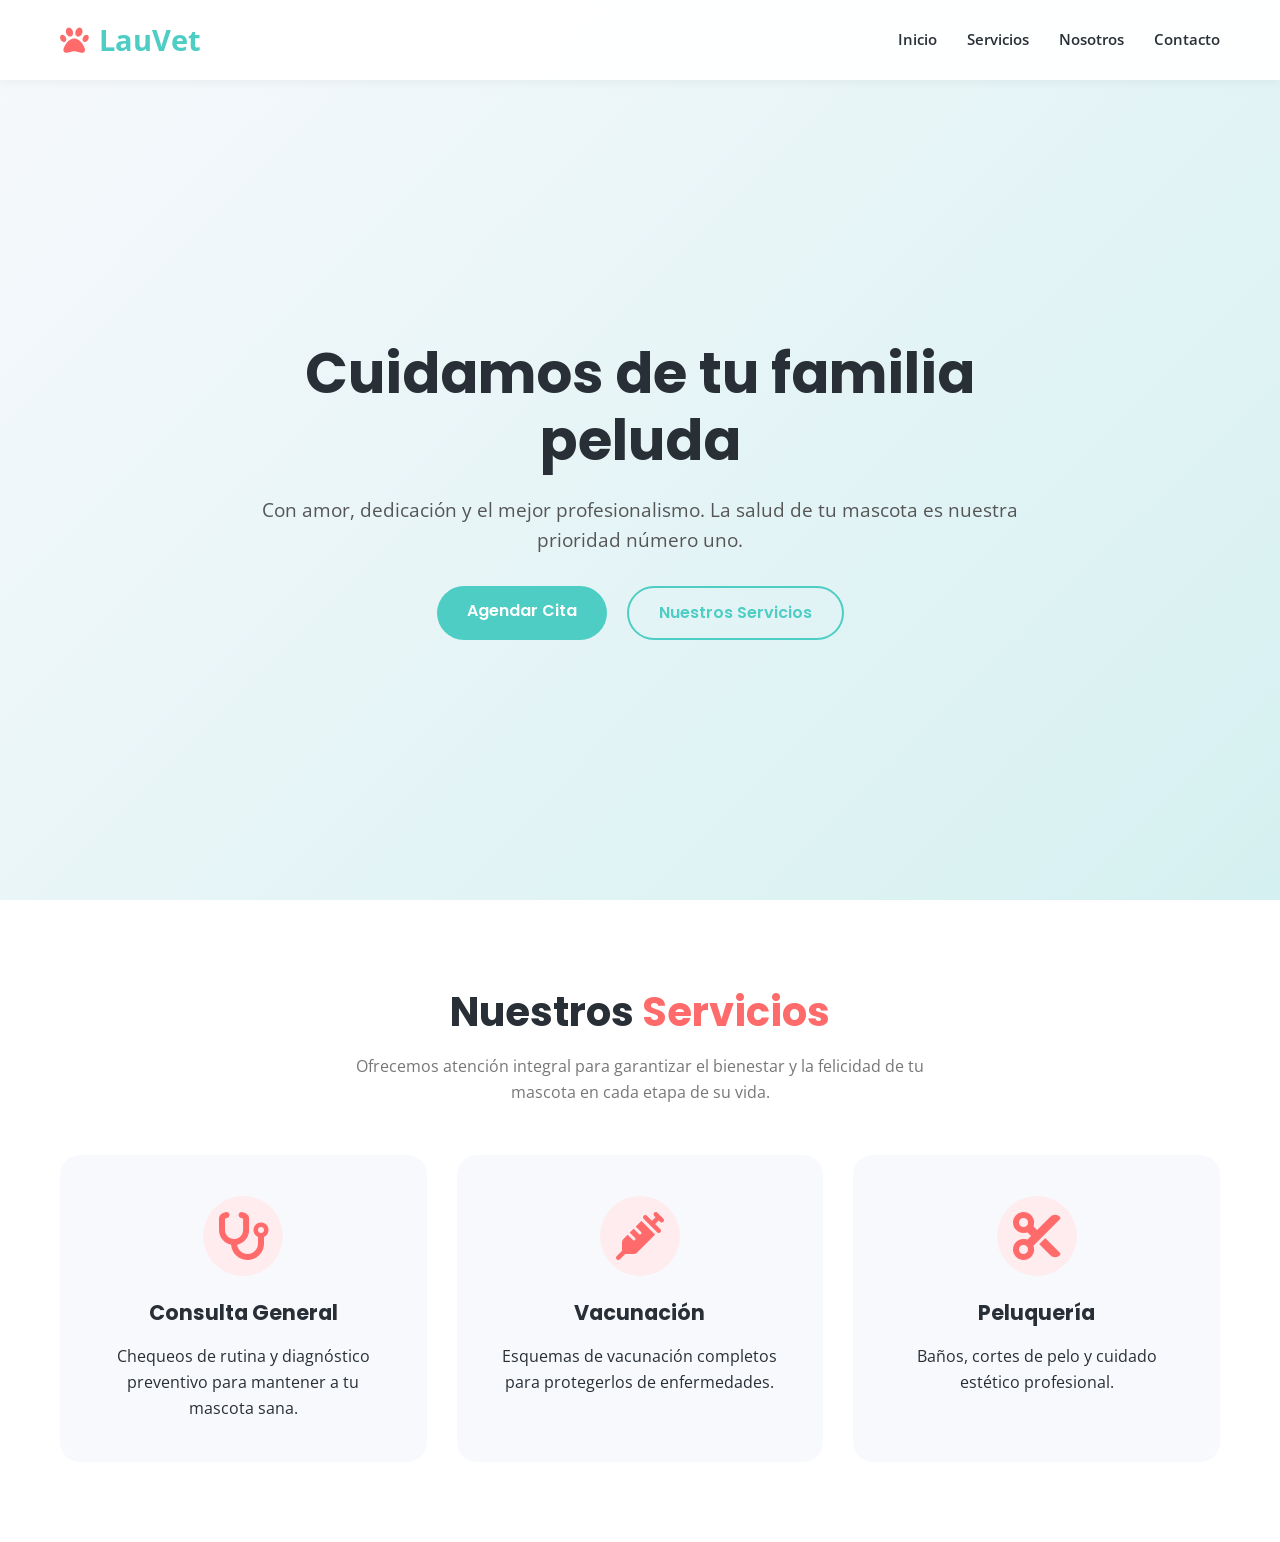
<file: BlackBox AI/index.html>
<!DOCTYPE html>
<html lang="es">
<head>
<meta charset="UTF-8">
<meta name="viewport" content="width=device-width, initial-scale=1.0">
<meta name="description" content="Clínica Veterinaria LauVet - Cuidamos de tu familia peluda con amor y profesionalismo.">
<title>LauVet | Clínica Veterinaria</title>

<!-- Fuentes: Google Fonts (Poppins para encabezados, Open Sans para texto) -->
<link rel="preconnect" href="https://fonts.googleapis.com">
<link rel="preconnect" href="https://fonts.gstatic.com" crossorigin>
<link href="https://fonts.googleapis.com/css2?family=Open+Sans:wght@400;600&family=Poppins:wght@500;700&display=swap" rel="stylesheet">

<!-- Iconos: FontAwesome CDN -->
<link rel="stylesheet" href="https://cdnjs.cloudflare.com/ajax/libs/font-awesome/6.4.0/css/all.min.css">

<style>
/* --- VARIABLES & RESET --- */
:root {
    /* Paleta de Colores: Suave, pastel y profesional */
    --primary-color: #4ECDC4;      /* Turquesa Suave (Salud/Frescura) */
    --secondary-color: #FF6B6B;    /* Rojo Suave/Rosado (Calidez/Amor) */
    --accent-blue: #292F36;        /* Gris Azulado Oscuro (Texto) */
    --bg-light: #F7F9FC;           /* Fondo general muy suave */
    --white: #FFFFFF;
    --shadow: 0 10px 30px rgba(0, 0, 0, 0.08);
    --transition: all 0.3s ease;
}

* {
    margin: 0;
    padding: 0;
    box-sizing: border-box;
}

body {
    font-family: 'Open Sans', sans-serif;
    color: var(--accent-blue);
    background-color: var(--bg-light);
    line-height: 1.6;
    overflow-x: hidden;
}

h1, h2, h3, h4 {
    font-family: 'Poppins', sans-serif;
    color: var(--accent-blue);
}

a {
    text-decoration: none;
    color: inherit;
}

ul {
    list-style: none;
}

img {
    max-width: 100%;
    height: auto;
    display: block;
}

/* --- UTILIDADES --- */
.container {
    max-width: 1200px;
    margin: 0 auto;
    padding: 0 20px;
}

.btn {
    display: inline-block;
    padding: 12px 30px;
    border-radius: 50px;
    font-weight: 600;
    cursor: pointer;
    transition: var(--transition);
    border: none;
    font-family: 'Poppins', sans-serif;
}

.btn-primary {
    background-color: var(--primary-color);
    color: var(--white);
}

.btn-primary:hover {
    background-color: #3dbdb5;
    transform: translateY(-3px);
    box-shadow: 0 5px 15px rgba(78, 205, 196, 0.4);
}

.btn-outline {
    border: 2px solid var(--primary-color);
    color: var(--primary-color);
    background: transparent;
}

.btn-outline:hover {
    background-color: var(--primary-color);
    color: var(--white);
}

.section-padding {
    padding: 80px 0;
}

.section-title {
    text-align: center;
    margin-bottom: 50px;
}

.section-title h2 {
    font-size: 2.5rem;
    margin-bottom: 10px;
    color: var(--accent-blue);
}

.section-title span {
    color: var(--secondary-color);
}

.section-title p {
    color: #777;
    max-width: 600px;
    margin: 0 auto;
}

/* Animación al scroll (Clase utility) */
.hidden-element {
    opacity: 0;
    transform: translateY(30px);
    transition: all 0.8s ease-out;
}

.show-element {
    opacity: 1;
    transform: translateY(0);
}

/* --- HEADER & NAVBAR --- */
header {
    position: fixed;
    top: 0;
    width: 100%;
    z-index: 1000;
    transition: var(--transition);
    background-color: rgba(255, 255, 255, 0.95);
    backdrop-filter: blur(10px);
    box-shadow: 0 2px 10px rgba(0,0,0,0.05);
}

.navbar {
    display: flex;
    justify-content: space-between;
    align-items: center;
    height: 80px;
}

.logo {
    font-size: 1.8rem;
    font-weight: 700;
    color: var(--primary-color);
    display: flex;
    align-items: center;
    gap: 10px;
}

.logo i {
    color: var(--secondary-color);
}

.nav-menu {
    display: flex;
    gap: 30px;
}

.nav-link {
    font-weight: 600;
    position: relative;
    font-size: 0.95rem;
}

.nav-link::after {
    content: '';
    position: absolute;
    width: 0;
    height: 2px;
    bottom: -5px;
    left: 0;
    background-color: var(--secondary-color);
    transition: var(--transition);
}

.nav-link:hover::after {
    width: 100%;
}

/* Menú Hamburguesa (Mobile) */
.hamburger {
    display: none;
    cursor: pointer;
}

.bar {
    display: block;
    width: 25px;
    height: 3px;
    margin: 5px auto;
    transition: var(--transition);
    background-color: var(--accent-blue);
    border-radius: 2px;
}

/* --- HERO SECTION --- */
.hero {
    height: 100vh;
    background: linear-gradient(135deg, rgba(247, 249, 252, 0.9), rgba(78, 205, 196, 0.2)), 
                url('https://images.unsplash.com/photo-1628009368231-7bb7cfcb0def?ixlib=rb-4.0.3&auto=format&fit=crop&w=1920&q=80');
    background-size: cover;
    background-position: center;
    display: flex;
    align-items: center;
    text-align: center;
    padding-top: 80px;
}

.hero-content {
    max-width: 800px;
    margin: 0 auto;
    padding: 20px;
}

.hero h1 {
    font-size: 3.5rem;
    margin-bottom: 20px;
    line-height: 1.2;
}

.hero p {
    font-size: 1.2rem;
    margin-bottom: 30px;
    color: #555;
}

.hero-buttons {
    display: flex;
    gap: 20px;
    justify-content: center;
}

/* --- SERVICIOS --- */
.services {
    background-color: var(--white);
}

.services-grid {
    display: grid;
    grid-template-columns: repeat(auto-fit, minmax(300px, 1fr));
    gap: 30px;
}

.service-card {
    background: var(--bg-light);
    padding: 40px;
    border-radius: 20px;
    text-align: center;
    transition: var(--transition);
    border: 1px solid transparent;
}

.service-card:hover {
    transform: translateY(-10px);
    box-shadow: var(--shadow);
    border-color: rgba(78, 205, 196, 0.3);
    background: var(--white);
}

.service-icon {
    font-size: 3rem;
    color: var(--secondary-color);
    margin-bottom: 20px;
    background: #ffecee;
    width: 80px;
    height: 80px;
    line-height: 80px;
    border-radius: 50%;
    margin-left: auto;
    margin-right: auto;
}

.service-card h3 {
    margin-bottom: 15px;
    font-size: 1.3rem;
}

/* --- ABOUT US --- */
.about {
    background-color: var(--bg-light);
}

.about-container {
    display: grid;
    grid-template-columns: 1fr 1fr;
    gap: 50px;
    align-items: center;
}

.about-img img {
    border-radius: 20px;
    box-shadow: var(--shadow);
}

.about-text h2 {
    font-size: 2.5rem;
    margin-bottom: 20px;
}

.about-text p {
    margin-bottom: 20px;
    color: #666;
}

.features-list {
    margin-top: 30px;
}

.features-list li {
    margin-bottom: 15px;
    display: flex;
    align-items: center;
    gap: 15px;
}

.features-list i {
    color: var(--primary-color);
}

/* --- GALERÍA --- */
.gallery {
    background-color: var(--white);
}

.gallery-grid {
    display: grid;
    grid-template-columns: repeat(auto-fill, minmax(250px, 1fr));
    gap: 15px;
}

.gallery-item {
    position: relative;
    overflow: hidden;
    border-radius: 15px;
    height: 250px;
    cursor: pointer;
}

.gallery-item img {
    width: 100%;
    height: 100%;
    object-fit: cover;
    transition: transform 0.5s ease;
}

.gallery-overlay {
    position: absolute;
    top: 0;
    left: 0;
    width: 100%;
    height: 100%;
    background: rgba(78, 205, 196, 0.8);
    display: flex;
    justify-content: center;
    align-items: center;
    opacity: 0;
    transition: var(--transition);
}

.gallery-overlay i {
    color: var(--white);
    font-size: 2rem;
}

.gallery-item:hover img {
    transform: scale(1.1);
}

.gallery-item:hover .gallery-overlay {
    opacity: 1;
}

/* --- TESTIMONIALS --- */
.testimonials {
    background: linear-gradient(to right, #ffecee, #f0fdfc);
}

.testimonial-card {
    background: var(--white);
    padding: 30px;
    border-radius: 20px;
    box-shadow: var(--shadow);
    margin: 20px;
    position: relative;
}

.testimonial-card::before {
    content: '\f10d';
    font-family: "Font Awesome 6 Free";
    font-weight: 900;
    position: absolute;
    top: 20px;
    right: 20px;
    font-size: 2rem;
    color: #f0f0f0;
}

.stars {
    color: #FFD700;
}
</style>

</head>
<body>
    <header>
        <div class="navbar container">
            <div class="logo">
                <i class="fa-solid fa-paw"></i> LauVet
            </div>
            <ul class="nav-menu">
                <li><a href="#" class="nav-link">Inicio</a></li>
                <li><a href="#" class="nav-link">Servicios</a></li>
                <li><a href="#" class="nav-link">Nosotros</a></li>
                <li><a href="#" class="nav-link">Contacto</a></li>
            </ul>
        </div>
    </header>

    <section class="hero">
        <div class="hero-content">
            <h1>Cuidamos de tu familia peluda</h1>
            <p>Con amor, dedicación y el mejor profesionalismo. La salud de tu mascota es nuestra prioridad número uno.</p>
            <div class="hero-buttons">
                <a href="#" class="btn btn-primary">Agendar Cita</a>
                <a href="#" class="btn btn-outline">Nuestros Servicios</a>
            </div>
        </div>
    </section>

    <section class="services section-padding">
        <div class="container">
            <div class="section-title">
                <h2>Nuestros <span>Servicios</span></h2>
                <p>Ofrecemos atención integral para garantizar el bienestar y la felicidad de tu mascota en cada etapa de su vida.</p>
            </div>
            
            <div class="services-grid">
                <div class="service-card">
                    <div class="service-icon">
                        <i class="fa-solid fa-stethoscope"></i>
                    </div>
                    <h3>Consulta General</h3>
                    <p>Chequeos de rutina y diagnóstico preventivo para mantener a tu mascota sana.</p>
                </div>

                <div class="service-card">
                    <div class="service-icon">
                        <i class="fa-solid fa-syringe"></i>
                    </div>
                    <h3>Vacunación</h3>
                    <p>Esquemas de vacunación completos para protegerlos de enfermedades.</p>
                </div>

                <div class="service-card">
                    <div class="service-icon">
                        <i class="fa-solid fa-scissors"></i>
                    </div>
                    <h3>Peluquería</h3>
                    <p>Baños, cortes de pelo y cuidado estético profesional.</p>
                </div>
            </div>
        </div>
    </section>
</body>
</html>
</file>
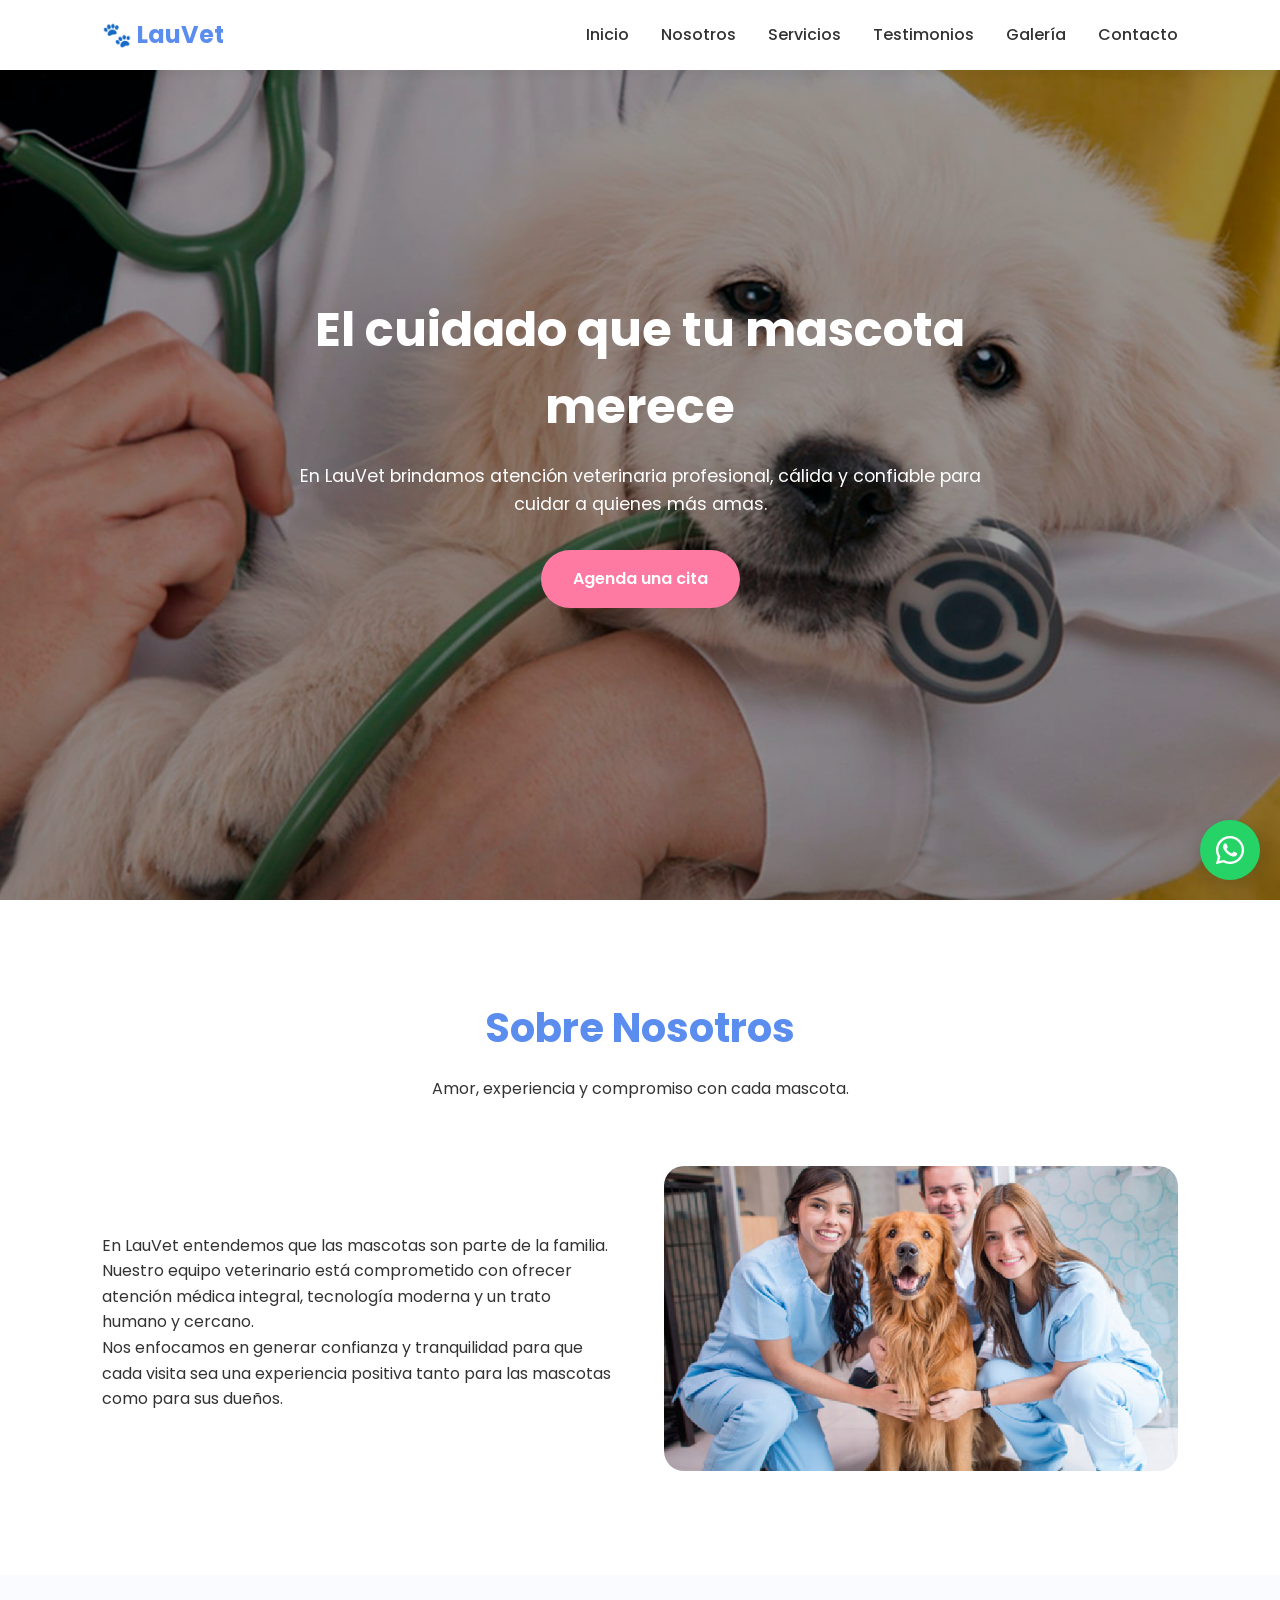
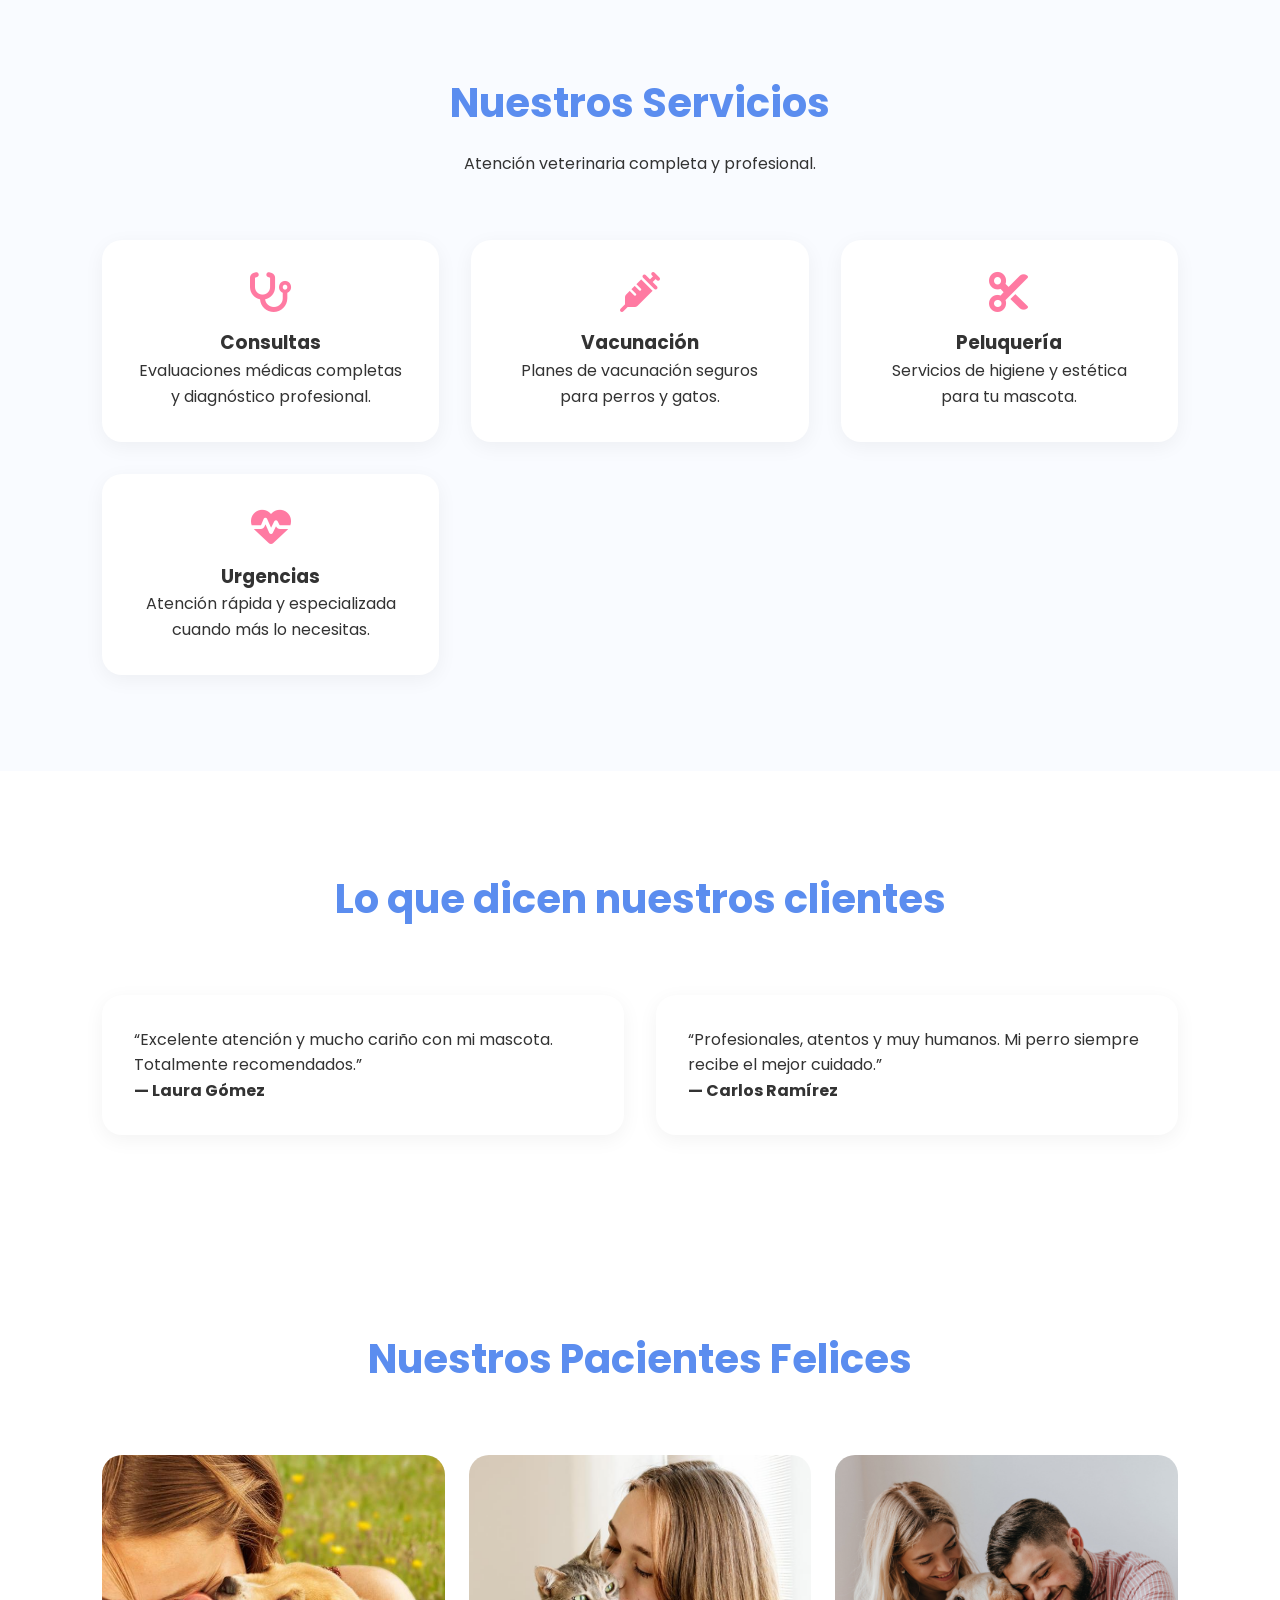
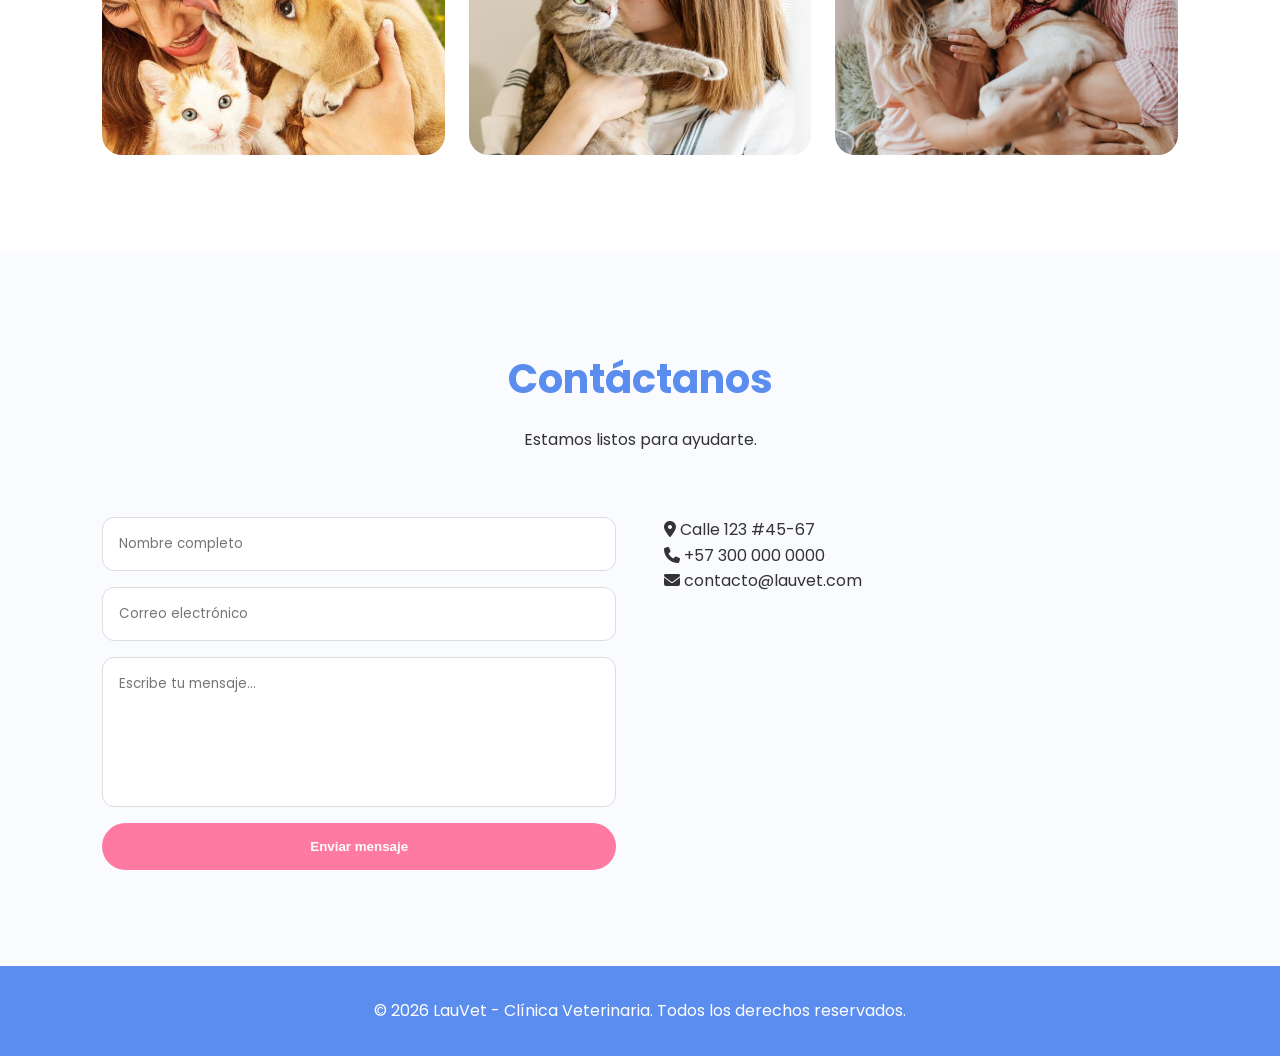
<file: chatGPT/index.html>
<!DOCTYPE html>
<html lang="es">
<head>
  <meta charset="UTF-8" />
  <meta name="viewport" content="width=device-width, initial-scale=1.0" />
  <title>LauVet | Clínica Veterinaria</title>

  <!-- Icons -->
  <link
    rel="stylesheet"
    href="https://cdnjs.cloudflare.com/ajax/libs/font-awesome/6.5.1/css/all.min.css"
  />

  <!-- Google Fonts -->
  <link rel="preconnect" href="https://fonts.googleapis.com">
  <link
    href="https://fonts.googleapis.com/css2?family=Poppins:wght@300;400;500;600;700&display=swap"
    rel="stylesheet"
  />
  <link rel="stylesheet" href="styles.css">
  <script src="script.js" defer></script>
</head>

<body>

  <!-- NAVBAR -->
  <header class="navbar">
    <div class="logo">
      🐾 LauVet
    </div>

    <nav>
      <ul class="nav-links">
        <li><a href="#inicio">Inicio</a></li>
        <li><a href="#nosotros">Nosotros</a></li>
        <li><a href="#servicios">Servicios</a></li>
        <li><a href="#testimonios">Testimonios</a></li>
        <li><a href="#galeria">Galería</a></li>
        <li><a href="#contacto">Contacto</a></li>
      </ul>
    </nav>
  </header>

  <!-- HERO -->
  <section class="hero" id="inicio">
    <div class="hero-content">
      <h1>El cuidado que tu mascota merece</h1>

      <p>
        En LauVet brindamos atención veterinaria profesional,
        cálida y confiable para cuidar a quienes más amas.
      </p>

      <a href="#contacto" class="btn-primary">
        Agenda una cita
      </a>
    </div>
  </section>

  <!-- SOBRE NOSOTROS -->
  <section class="about fade-in" id="nosotros">

    <div class="section-title">
      <h2>Sobre Nosotros</h2>
      <p>Amor, experiencia y compromiso con cada mascota.</p>
    </div>

    <div class="about-container">
      <div class="about-text">
        <p>
          En LauVet entendemos que las mascotas son parte de la familia.
          Nuestro equipo veterinario está comprometido con ofrecer
          atención médica integral, tecnología moderna y un trato humano
          y cercano.
        </p>

        <p>
          Nos enfocamos en generar confianza y tranquilidad para que
          cada visita sea una experiencia positiva tanto para las
          mascotas como para sus dueños.
        </p>
      </div>

      <div class="about-image">
        <img src="images/estudiantes-medicina-veterinaria.jpg" alt="Veterinaria con mascota">
      </div>
    </div>
  </section>

  <!-- SERVICIOS -->
  <section class="services fade-in" id="servicios">

    <div class="section-title">
      <h2>Nuestros Servicios</h2>
      <p>Atención veterinaria completa y profesional.</p>
    </div>

    <div class="services-grid">

      <div class="service-card">
        <i class="fa-solid fa-stethoscope"></i>
        <h3>Consultas</h3>
        <p>Evaluaciones médicas completas y diagnóstico profesional.</p>
      </div>

      <div class="service-card">
        <i class="fa-solid fa-syringe"></i>
        <h3>Vacunación</h3>
        <p>Planes de vacunación seguros para perros y gatos.</p>
      </div>

      <div class="service-card">
        <i class="fa-solid fa-scissors"></i>
        <h3>Peluquería</h3>
        <p>Servicios de higiene y estética para tu mascota.</p>
      </div>

      <div class="service-card">
        <i class="fa-solid fa-heart-pulse"></i>
        <h3>Urgencias</h3>
        <p>Atención rápida y especializada cuando más lo necesitas.</p>
      </div>

    </div>
  </section>

  <!-- TESTIMONIOS -->
  <section class="testimonials fade-in" id="testimonios">

    <div class="section-title">
      <h2>Lo que dicen nuestros clientes</h2>
    </div>

    <div class="testimonial-container">

      <div class="testimonial-card">
        <p>
          “Excelente atención y mucho cariño con mi mascota.
          Totalmente recomendados.”
        </p>
        <h4>— Laura Gómez</h4>
      </div>

      <div class="testimonial-card">
        <p>
          “Profesionales, atentos y muy humanos.
          Mi perro siempre recibe el mejor cuidado.”
        </p>
        <h4>— Carlos Ramírez</h4>
      </div>

    </div>
  </section>

  <!-- GALERÍA -->
  <section class="gallery fade-in" id="galeria">

    <div class="section-title">
      <h2>Nuestros Pacientes Felices</h2>
    </div>

    <div class="gallery-grid">

      <img src="images/5cf19827822d0.jpeg" alt="Mascota 1">
      <img src="images/estudio-revela-que-hay-5-tipos-de-duenos-de-gatos-descubre-cual-eres-tu-1194155.jpg" alt="Mascota 2">
      <img src="images/regalos_para_recordar_perro_0.jpg" alt="Mascota 3">

    </div>
  </section>

  <!-- CONTACTO -->
  <section class="contact fade-in" id="contacto">

    <div class="section-title">
      <h2>Contáctanos</h2>
      <p>Estamos listos para ayudarte.</p>
    </div>

    <div class="contact-container">

      <form class="contact-form">

        <input type="text" placeholder="Nombre completo" required>

        <input type="email" placeholder="Correo electrónico" required>

        <textarea
          placeholder="Escribe tu mensaje..."
          required
        ></textarea>

        <button type="submit" class="btn-primary">
          Enviar mensaje
        </button>

      </form>

      <div class="contact-info">
        <p><i class="fa-solid fa-location-dot"></i> Calle 123 #45-67</p>
        <p><i class="fa-solid fa-phone"></i> +57 300 000 0000</p>
        <p><i class="fa-solid fa-envelope"></i> contacto@lauvet.com</p>
      </div>

    </div>
  </section>

  <!-- FOOTER -->
  <footer class="footer">
    <p>© 2026 LauVet - Clínica Veterinaria. Todos los derechos reservados.</p>
  </footer>

  <!-- WHATSAPP -->
  <a
    href="https://wa.me/573000000000"
    class="whatsapp-btn"
    target="_blank"
  >
    <i class="fa-brands fa-whatsapp"></i>
  </a>
</body>
</html>
</file>
<file: chatGPT/styles.css>
*{
    margin:0;
    padding:0;
    box-sizing:border-box;
  }
  
  html{
    scroll-behavior:smooth;
  }
  
  body{
    font-family:'Poppins', sans-serif;
    background:#fff;
    color:#333;
    line-height:1.6;
  }
  
  /* NAVBAR */
  
  .navbar{
    position:fixed;
    top:0;
    width:100%;
    background:white;
    padding:1rem 8%;
    display:flex;
    justify-content:space-between;
    align-items:center;
    box-shadow:0 2px 10px rgba(0,0,0,0.05);
    z-index:1000;
  }
  
  .logo{
    font-size:1.5rem;
    font-weight:700;
    color:#5b8def;
  }
  
  .nav-links{
    display:flex;
    gap:2rem;
    list-style:none;
  }
  
  .nav-links a{
    text-decoration:none;
    color:#333;
    font-weight:500;
    transition:0.3s;
  }
  
  .nav-links a:hover{
    color:#ff7aa2;
  }
  
  /* HERO */
  
  .hero{
    height:100vh;
    background:
      linear-gradient(rgba(0,0,0,0.4),
      rgba(0,0,0,0.4)),
      url('images/2022_10_06_11_59_27_000000_169-Medicina-Veterin--ria---1920-x-1080.jpg') center/cover;
    display:flex;
    align-items:center;
    justify-content:center;
    text-align:center;
    padding:2rem;
  }
  
  .hero-content{
    max-width:700px;
    color:white;
  }
  
  .hero h1{
    font-size:3rem;
    margin-bottom:1rem;
  }
  
  .hero p{
    font-size:1.1rem;
    margin-bottom:2rem;
  }
  
  /* BUTTON */
  
  .btn-primary{
    background:#ff7aa2;
    color:white;
    padding:1rem 2rem;
    border:none;
    border-radius:50px;
    text-decoration:none;
    font-weight:600;
    transition:0.3s;
    display:inline-block;
  }
  
  .btn-primary:hover{
    background:#ff5b8d;
    transform:translateY(-3px);
  }
  
  /* SECTIONS */
  
  section{
    padding:6rem 8%;
  }
  
  .section-title{
    text-align:center;
    margin-bottom:4rem;
  }
  
  .section-title h2{
    font-size:2.5rem;
    color:#5b8def;
    margin-bottom:1rem;
  }
  
  /* ABOUT */
  
  .about-container{
    display:grid;
    grid-template-columns:1fr 1fr;
    gap:3rem;
    align-items:center;
  }
  
  .about-image img{
    width:100%;
    border-radius:20px;
  }
  
  /* SERVICES */
  
  .services{
    background:#f9fbff;
  }
  
  .services-grid{
    display:grid;
    grid-template-columns:repeat(auto-fit, minmax(250px,1fr));
    gap:2rem;
  }
  
  .service-card{
    background:white;
    padding:2rem;
    border-radius:20px;
    text-align:center;
    transition:0.3s;
    box-shadow:0 5px 20px rgba(0,0,0,0.05);
  }
  
  .service-card:hover{
    transform:translateY(-10px);
  }
  
  .service-card i{
    font-size:2.5rem;
    color:#ff7aa2;
    margin-bottom:1rem;
  }
  
  /* TESTIMONIOS */
  
  .testimonial-container{
    display:grid;
    grid-template-columns:repeat(auto-fit, minmax(300px,1fr));
    gap:2rem;
  }
  
  .testimonial-card{
    background:#fff;
    padding:2rem;
    border-radius:20px;
    box-shadow:0 5px 20px rgba(0,0,0,0.05);
  }
  
  /* GALERÍA */
  
  .gallery-grid{
    display:grid;
    grid-template-columns:repeat(auto-fit,minmax(250px,1fr));
    gap:1.5rem;
  }
  
  .gallery-grid img{
    width:100%;
    height:300px;
    object-fit:cover;
    border-radius:20px;
    transition:0.3s;
  }
  
  .gallery-grid img:hover{
    transform:scale(1.05);
  }
  
  /* CONTACTO */
  
  .contact{
    background:#f9fbff;
  }
  
  .contact-container{
    display:grid;
    grid-template-columns:1fr 1fr;
    gap:3rem;
  }
  
  .contact-form{
    display:flex;
    flex-direction:column;
    gap:1rem;
  }
  
  .contact-form input,
  .contact-form textarea{
    padding:1rem;
    border:1px solid #ddd;
    border-radius:12px;
    font-family:inherit;
  }
  
  .contact-form textarea{
    min-height:150px;
    resize:none;
  }
  
  /* FOOTER */
  
  .footer{
    background:#5b8def;
    color:white;
    text-align:center;
    padding:2rem;
  }
  
  /* WHATSAPP */
  
  .whatsapp-btn{
    position:fixed;
    bottom:20px;
    right:20px;
    background:#25d366;
    color:white;
    width:60px;
    height:60px;
    border-radius:50%;
    display:flex;
    align-items:center;
    justify-content:center;
    font-size:2rem;
    text-decoration:none;
    box-shadow:0 5px 20px rgba(0,0,0,0.2);
  }
  
  /* ANIMACIÓN */
  
  .fade-in{
    opacity:0;
    transform:translateY(30px);
    transition:all 1s ease;
  }
  
  .fade-in.visible{
    opacity:1;
    transform:translateY(0);
  }
  
  /* RESPONSIVE */
  
  @media(max-width:768px){
  
    .navbar{
      flex-direction:column;
      gap:1rem;
    }
  
    .nav-links{
      flex-wrap:wrap;
      justify-content:center;
    }
  
    .hero h1{
      font-size:2.2rem;
    }
  
    .about-container,
    .contact-container{
      grid-template-columns:1fr;
    }
  
  }
</file>
